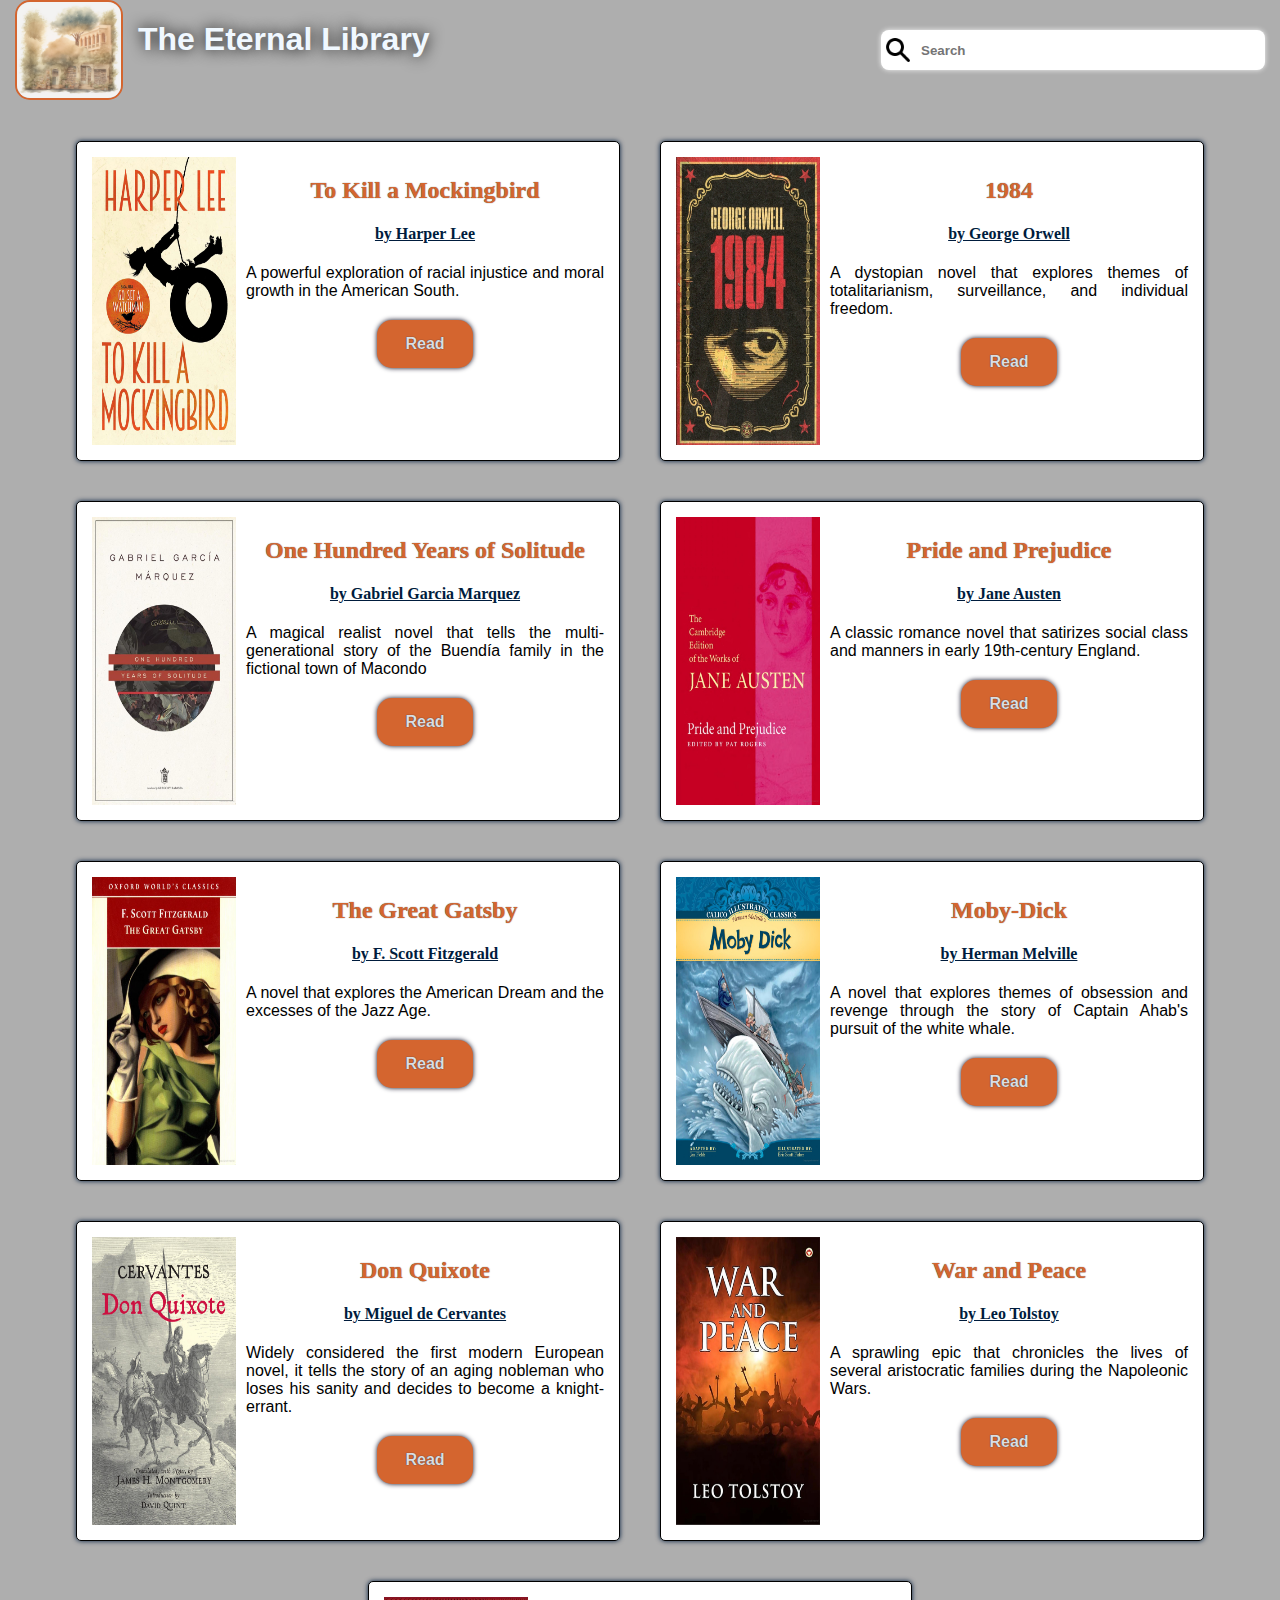
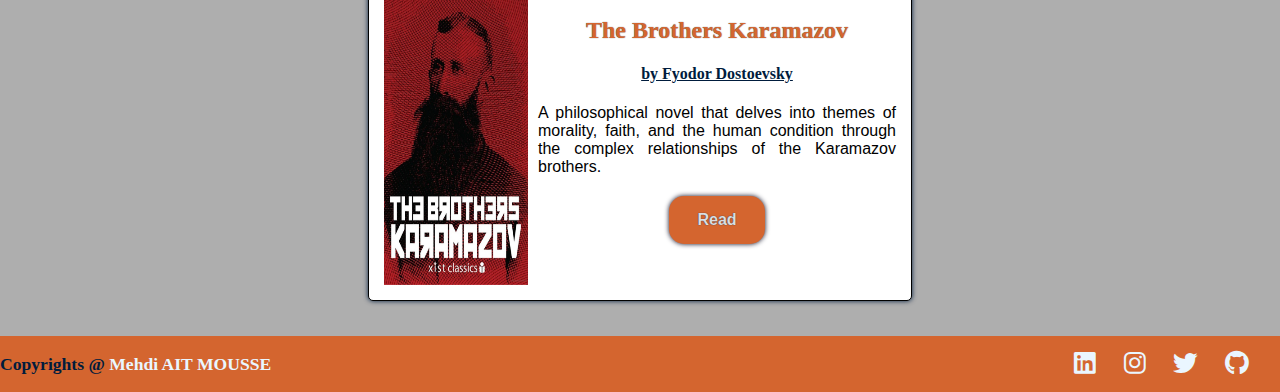
<file: index.html>
<!DOCTYPE html>
<html lang="en">
<head>
    <meta charset="UTF-8">
    <meta name="viewport" content="width=device-width, initial-scale=1.0">
    <title>The Eternal Library</title>
    <link rel="stylesheet" href="https://cdnjs.cloudflare.com/ajax/libs/font-awesome/6.4.0/css/all.min.css">
    <link rel="stylesheet" href="style.css">
</head>
<body>
    <header>

            <img src="img/logo1.png">
            <h1>The Eternal <span>Library</span></h1>

    </header>

    <nav>
        <img src="img/pngwing.com.png" alt="">
        <input placeholder="Search" type="search">
    </nav>
       
    <main>
        <section>
            <img src="img/To Kill a Mockingbird img.jpeg">
            <div class="data">
                <h2>To Kill a Mockingbird</h2>
                <h4>by Harper Lee</h4>
                <p>A powerful exploration of racial injustice and moral growth in the American South.</p>
                <div class="btn">
                    <a href="To-Kill-a-Mockingbird.html">Read</a>
                </div>
            </div>
        </section>

        <section>
            <img src="img/1984.jpg">
            <div class="data">
                <h2>1984</h2>
                <h4>by George Orwell</h4>
                <p>A dystopian novel that explores themes of totalitarianism, surveillance, and individual freedom.</p>
                <div class="btn">
                    <a href="1984.html">Read</a>
                </div>
            </div>
        </section>

        <section>
            <img src="img/One Hundred Years of Solitude.jpeg">
            <div class="data">
                <h2>One Hundred Years of Solitude</h2>
                <h4>by Gabriel Garcia Marquez</h4>
                <p>A magical realist novel that tells the multi-generational story of the Buendía family in the fictional town of Macondo</p>
                <div class="btn">
                    <a href="One-Hundred-Years-of-Solitude.html">Read</a>
                </div>
            </div>
        </section>

        <section>
            <img src="img/Pride and Prejudice.jpeg">
            <div class="data">
                <h2>Pride and Prejudice</h2>
                <h4>by Jane Austen</h4>
                <p>A classic romance novel that satirizes social class and manners in early 19th-century England.</p>
                <div class="btn">
                    <a href="Pride-and-Prejudice.html">Read</a>
                </div>
            </div>
        </section>

        <section>
            <img src="img/The Great Gatsby.jpeg">
            <div class="data">
                <h2>The Great Gatsby</h2>
                <h4>by F. Scott Fitzgerald</h4>
                <p>A novel that explores the American Dream and the excesses of the Jazz Age.</p>
                <div class="btn">
                    <a href="The-Great-Gatsby.html">Read</a>
                </div>
            </div>
        </section>

        <section>
            <img src="img/Moby-Dick.jpeg">
            <div class="data">
                <h2>Moby-Dick</h2>
                <h4>by Herman Melville</h4>
                <p>A novel that explores themes of obsession and revenge through the story of Captain Ahab's pursuit of the white whale.</p>
                <div class="btn">
                    <a href="Moby-Dick.html">Read</a>
                </div>
            </div>
        </section>

        <section>
            <img src="img/Don Quixote.jpeg">
            <div class="data">
                <h2>Don Quixote</h2>
                <h4>by Miguel de Cervantes</h4>
                <p>Widely considered the first modern European novel, it tells the story of an aging nobleman who loses his sanity and decides to become a knight-errant.</p>
                <div class="btn">
                    <a href="Don-Quixote.html">Read</a>
                </div>
            </div>
        </section>

        <section>
            <img src="img/War and Peace.jpeg">
            <div class="data">
                <h2>War and Peace</h2>
                <h4>by Leo Tolstoy</h4>
                <p>	A sprawling epic that chronicles the lives of several aristocratic families during the Napoleonic Wars.</p>
                <div class="btn">
                    <a href="War-and-Peace.html">Read</a>
                </div>
            </div>
        </section>

        <section>
            <img src="img/The Brothers Karamazov.jpeg">
            <div class="data"> 
                <h2>The Brothers Karamazov</h2>
                <h4>by Fyodor Dostoevsky</h4>
                <p> A philosophical novel that delves into themes of morality, faith, and the human condition through the complex relationships of the Karamazov brothers.</p>
                <div class="btn">
                    <a href="The-Brothers-Karamazov.html">Read</a>
                </div>
            </div>
        </section>

    </main>



    <footer class="footer">
        <p class="footer-title">Copyrights @ <span>Mehdi AIT MOUSSE</span></p>
        <div class="social-icon"> 
            <a href="https://linkedin.com/in/mehdi-ait-mousse-b32aa1283" target="_blank"><i class="fa-brands fa-linkedin"></i></a>
            <a href="https://instagram.com/a_m_mehdi_70?igshid=MzNlNGNkZWQ4Mg==" target="_blank"><i class="fa-brands fa-instagram"></i></a>
            <a href="https://twitter.com/Mehdi_A_M_70?t=oP3fhLoEy3mjDQLF8zskqA&s=08" target="_blank"><i class="fa-brands fa-twitter"></i></a>
            <a href="https://github.com/Mehdi-AIT-MOUSSE"><i class="fa-brands fa-github" target="_blank"></i></a>
        </div>

    </footer> 
</body>
</html>
</file>
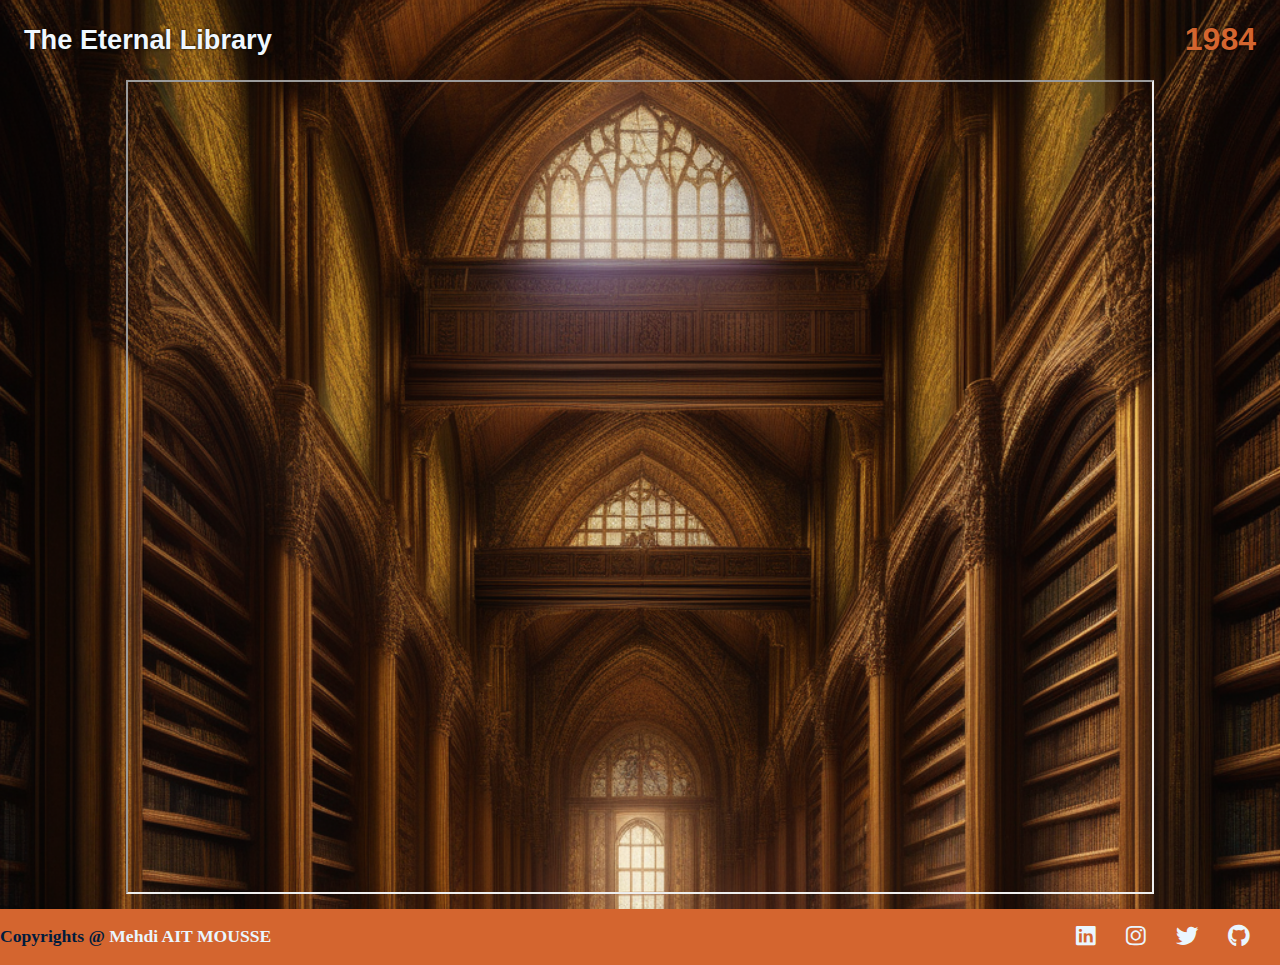
<file: 1984.html>
<!DOCTYPE html>
<html lang="en">
<head>
    <meta charset="UTF-8">
    <meta name="viewport" content="width=device-width, initial-scale=1.0">
    <title>1984</title>
    <link rel="stylesheet" href="https://cdnjs.cloudflare.com/ajax/libs/font-awesome/6.4.0/css/all.min.css">
    <link rel="stylesheet" href="Books-Style.css">
</head>
<body>
    <header>
        <a href="index.html">The Eternal <span>Library</span></a>
        <h1>1984</h1>
    </header>

    <section>
        <iframe src="https://books.google.co.ma/books?id=Q9lB2KU1rQ4C&newbks=0&lpg=PP1&dq=1984%20by%20George%20Orwell&pg=PA7&output=embed"></iframe>
    </section>

    <footer>
        <p>Copyrights @ <span>Mehdi AIT MOUSSE</span></p>
        <div class="social-icon"> 
            <a href="https://linkedin.com/in/mehdi-ait-mousse-b32aa1283" target="_blank"><i class="fa-brands fa-linkedin"></i></a>
            <a href="https://instagram.com/a_m_mehdi_70?igshid=MzNlNGNkZWQ4Mg==" target="_blank"><i class="fa-brands fa-instagram"></i></a>
            <a href="https://twitter.com/Mehdi_A_M_70?t=oP3fhLoEy3mjDQLF8zskqA&s=08" target="_blank"><i class="fa-brands fa-twitter"></i></a>
            <a href="https://github.com/Mehdi-AIT-MOUSSE"><i class="fa-brands fa-github" target="_blank"></i></a>
        </div>

    </footer>

</body>
</html>
</file>
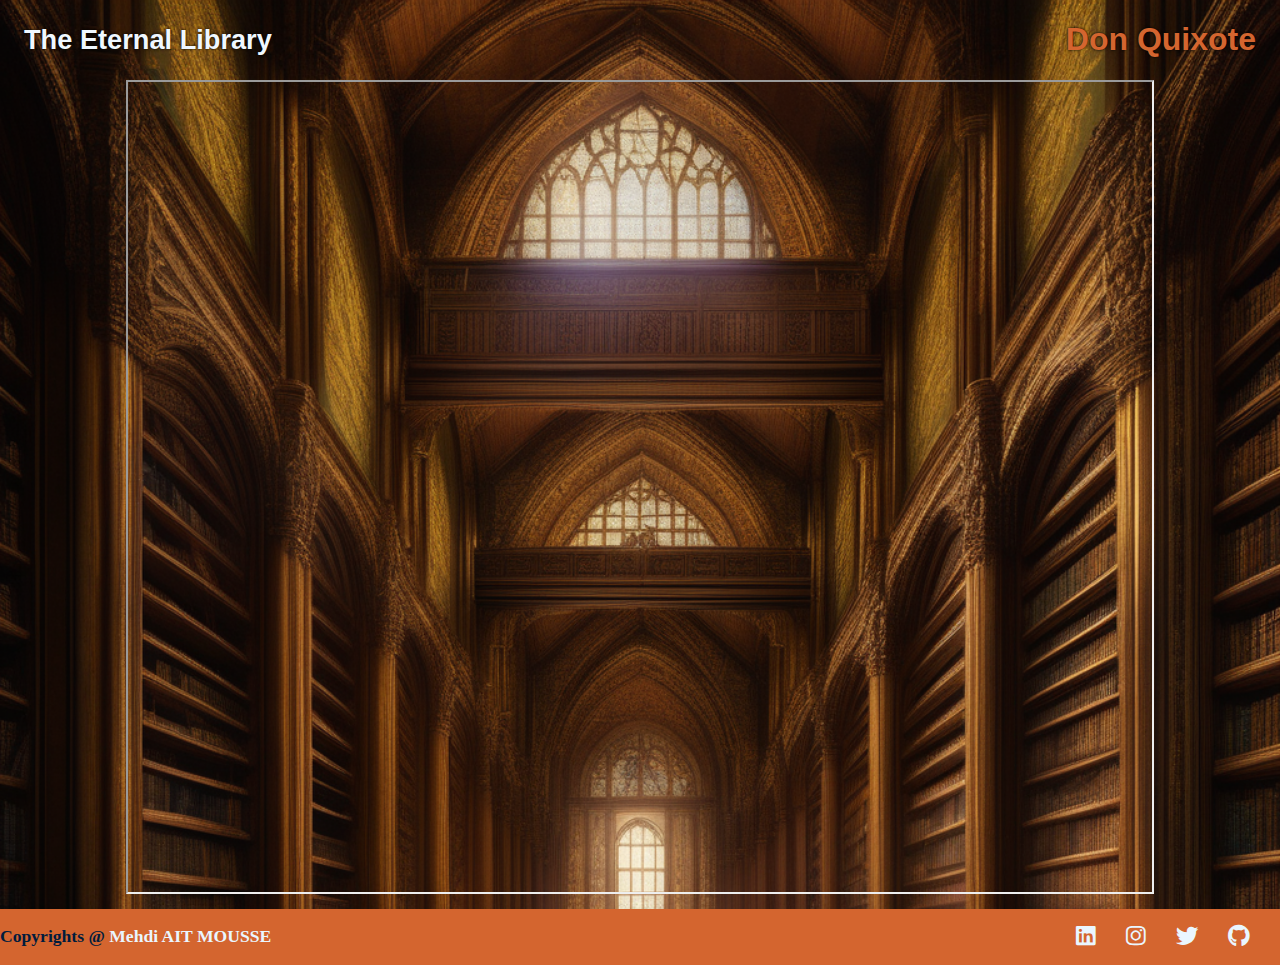
<file: Don-Quixote.html>
<!DOCTYPE html>
<html lang="en">
<head>
    <meta charset="UTF-8">
    <meta name="viewport" content="width=device-width, initial-scale=1.0">
    <title>Don Quixote</title>
    <link rel="stylesheet" href="https://cdnjs.cloudflare.com/ajax/libs/font-awesome/6.4.0/css/all.min.css">
    <link rel="stylesheet" href="Books-Style.css">
</head>
<body>
    <header>
        <a href="index.html">The Eternal <span>Library</span></a>
        <h1>Don Quixote</h1>
    </header>

    <section>
        <iframe src="https://books.google.co.ma/books?id=3qxaBAAAQBAJ&newbks=0&lpg=PP1&dq=Don%20Quixote&pg=PP1&output=embed"></iframe>
    </section>

    <footer>
        <p>Copyrights @ <span>Mehdi AIT MOUSSE</span></p>
        <div class="social-icon"> 
            <a href="https://linkedin.com/in/mehdi-ait-mousse-b32aa1283" target="_blank"><i class="fa-brands fa-linkedin"></i></a>
            <a href="https://instagram.com/a_m_mehdi_70?igshid=MzNlNGNkZWQ4Mg==" target="_blank"><i class="fa-brands fa-instagram"></i></a>
            <a href="https://twitter.com/Mehdi_A_M_70?t=oP3fhLoEy3mjDQLF8zskqA&s=08" target="_blank"><i class="fa-brands fa-twitter"></i></a>
            <a href="https://github.com/Mehdi-AIT-MOUSSE"><i class="fa-brands fa-github" target="_blank"></i></a>
        </div>

    </footer>

</body>
</html>
</file>
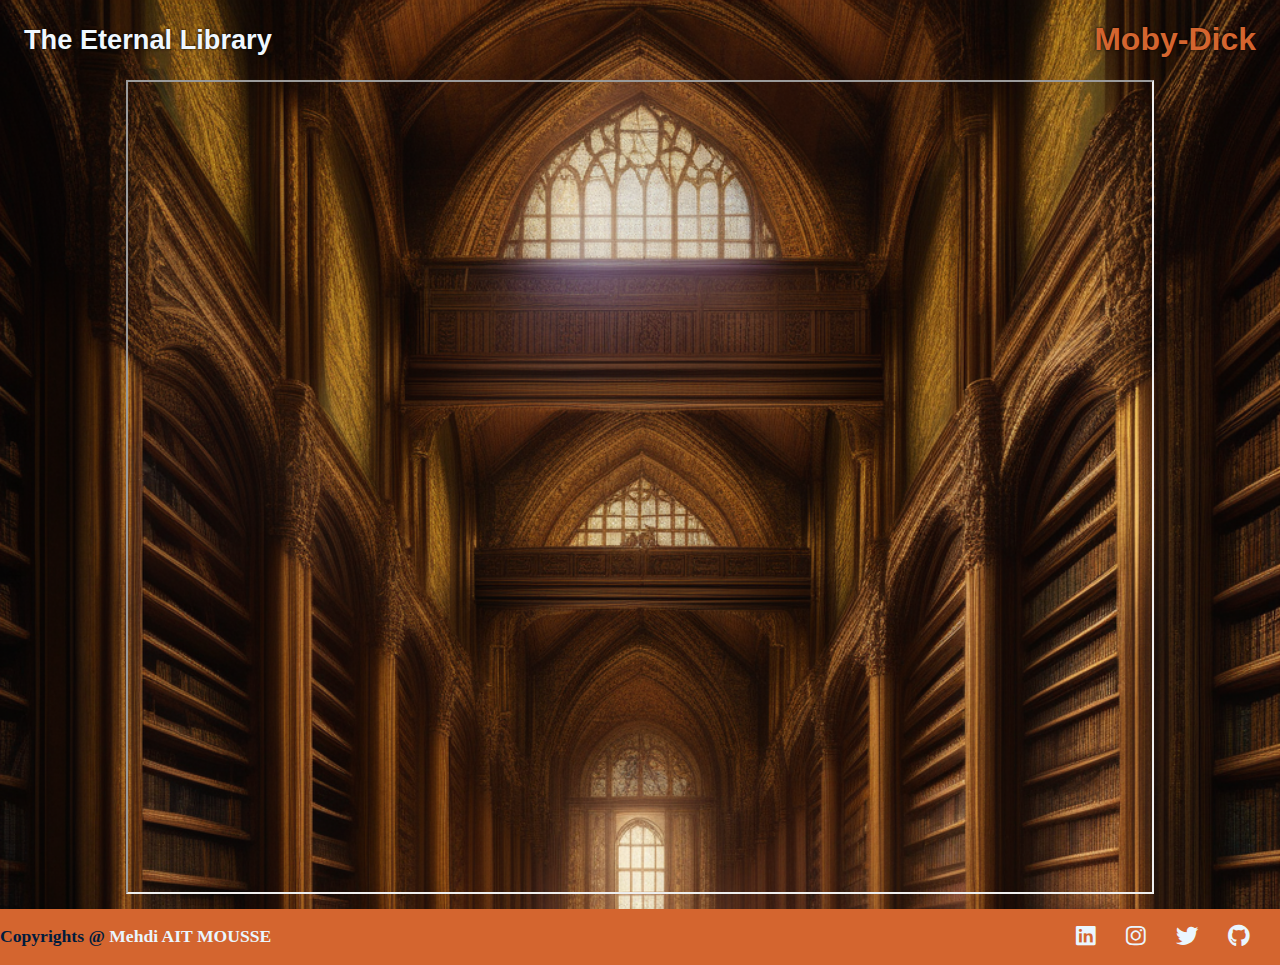
<file: Moby-Dick.html>
<!DOCTYPE html>
<html lang="en">
<head>
    <meta charset="UTF-8">
    <meta name="viewport" content="width=device-width, initial-scale=1.0">
    <title>Moby-Dick</title>
    <link rel="stylesheet" href="https://cdnjs.cloudflare.com/ajax/libs/font-awesome/6.4.0/css/all.min.css">
    <link rel="stylesheet" href="Books-Style.css">
</head>
<body>
    <header>
        <a href="index.html">The Eternal <span>Library</span></a>
        <h1>Moby-Dick</h1>
    </header>

    <section>
        <iframe src="https://books.google.co.ma/books?id=EIN6AgAAQBAJ&newbks=0&lpg=PP1&dq=Moby-Dick&pg=PA10&output=embed"></iframe>
    </section>

    <footer>
        <p>Copyrights @ <span>Mehdi AIT MOUSSE</span></p>
        <div class="social-icon"> 
            <a href="https://linkedin.com/in/mehdi-ait-mousse-b32aa1283" target="_blank"><i class="fa-brands fa-linkedin"></i></a>
            <a href="https://instagram.com/a_m_mehdi_70?igshid=MzNlNGNkZWQ4Mg==" target="_blank"><i class="fa-brands fa-instagram"></i></a>
            <a href="https://twitter.com/Mehdi_A_M_70?t=oP3fhLoEy3mjDQLF8zskqA&s=08" target="_blank"><i class="fa-brands fa-twitter"></i></a>
            <a href="https://github.com/Mehdi-AIT-MOUSSE"><i class="fa-brands fa-github" target="_blank"></i></a>
        </div>

    </footer>

</body>
</html>
</file>
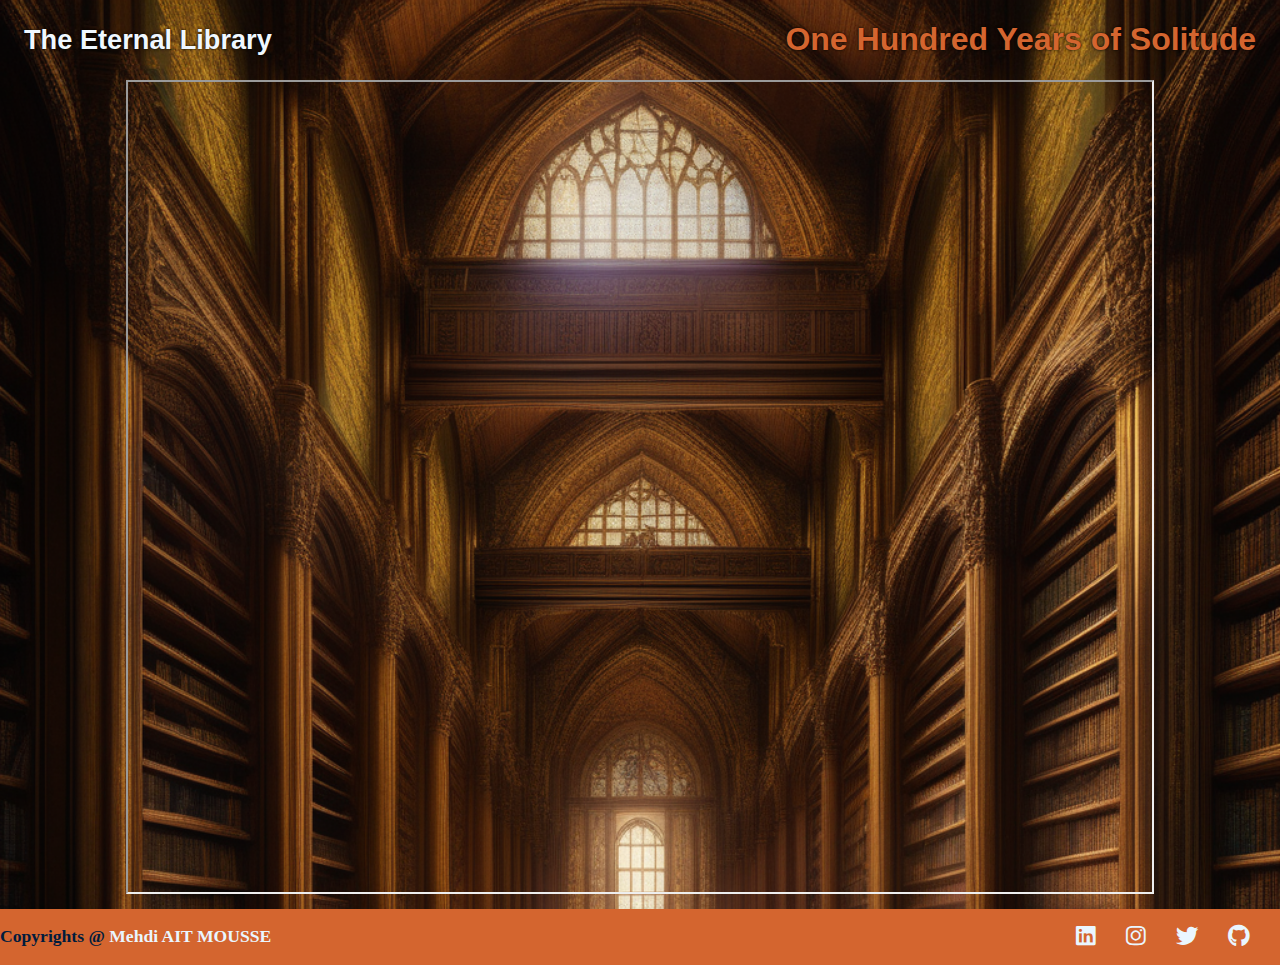
<file: One-Hundred-Years-of-Solitude.html>
<!DOCTYPE html>
<html lang="en">
<head>
    <meta charset="UTF-8">
    <meta name="viewport" content="width=device-width, initial-scale=1.0">
    <title>One Hundred Years of Solitude</title>
    <link rel="stylesheet" href="https://cdnjs.cloudflare.com/ajax/libs/font-awesome/6.4.0/css/all.min.css">
    <link rel="stylesheet" href="Books-Style.css">
</head>
<body>
    <header>
        <a href="index.html">The Eternal <span>Library</span></a>
        <h1>One Hundred Years of Solitude</h1>
    </header>

    <section>
        <iframe src="https://books.google.co.ma/books?id=AfB8EAAAQBAJ&newbks=0&lpg=PP1&dq=One%20Hundred%20Years%20of%20Solitude&pg=PT8&output=embed" ></iframe>
    </section>

    <footer>
        <p>Copyrights @ <span>Mehdi AIT MOUSSE</span></p>
        <div class="social-icon"> 
            <a href="https://linkedin.com/in/mehdi-ait-mousse-b32aa1283" target="_blank"><i class="fa-brands fa-linkedin"></i></a>
            <a href="https://instagram.com/a_m_mehdi_70?igshid=MzNlNGNkZWQ4Mg==" target="_blank"><i class="fa-brands fa-instagram"></i></a>
            <a href="https://twitter.com/Mehdi_A_M_70?t=oP3fhLoEy3mjDQLF8zskqA&s=08" target="_blank"><i class="fa-brands fa-twitter"></i></a>
            <a href="https://github.com/Mehdi-AIT-MOUSSE"><i class="fa-brands fa-github" target="_blank"></i></a>
        </div>

    </footer>

</body>
</html>
</file>
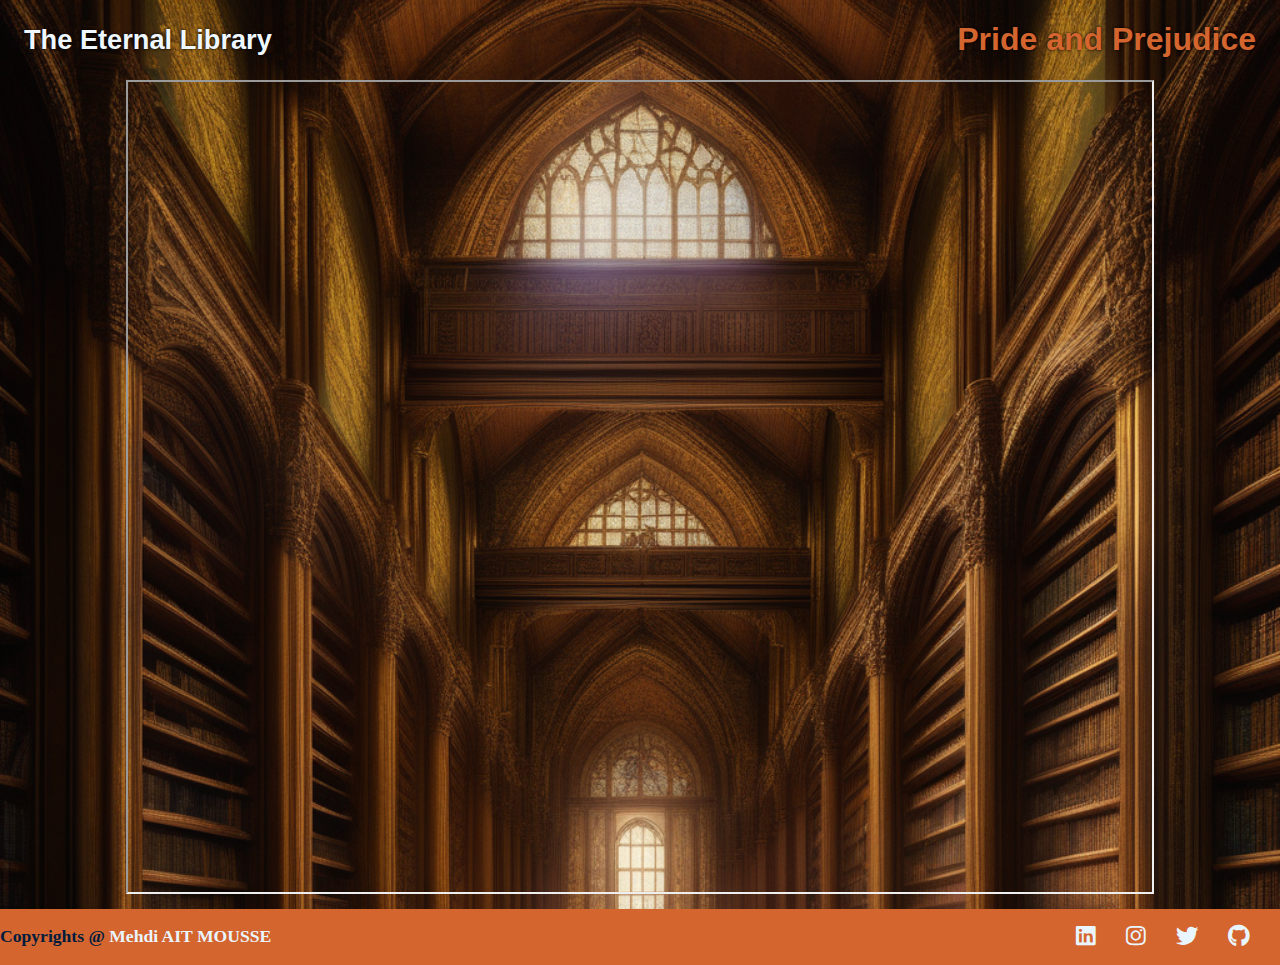
<file: Pride-and-Prejudice.html>
<!DOCTYPE html>
<html lang="en">
<head>
    <meta charset="UTF-8">
    <meta name="viewport" content="width=device-width, initial-scale=1.0">
    <title>Pride and Prejudice</title>
    <link rel="stylesheet" href="https://cdnjs.cloudflare.com/ajax/libs/font-awesome/6.4.0/css/all.min.css">
    <link rel="stylesheet" href="Books-Style.css">
</head>
<body>
    <header>
        <a href="index.html">The Eternal <span>Library</span></a>
        <h1>Pride and Prejudice</h1>
    </header>

    <section>
        <iframe src="https://books.google.co.ma/books?id=yxIHAemJKM4C&newbks=0&lpg=PA2&dq=Pride%20and%20Prejudice&pg=PA4&output=embed"></iframe>
    </section>

    <footer>
        <p>Copyrights @ <span>Mehdi AIT MOUSSE</span></p>
        <div class="social-icon"> 
            <a href="https://linkedin.com/in/mehdi-ait-mousse-b32aa1283" target="_blank"><i class="fa-brands fa-linkedin"></i></a>
            <a href="https://instagram.com/a_m_mehdi_70?igshid=MzNlNGNkZWQ4Mg==" target="_blank"><i class="fa-brands fa-instagram"></i></a>
            <a href="https://twitter.com/Mehdi_A_M_70?t=oP3fhLoEy3mjDQLF8zskqA&s=08" target="_blank"><i class="fa-brands fa-twitter"></i></a>
            <a href="https://github.com/Mehdi-AIT-MOUSSE"><i class="fa-brands fa-github" target="_blank"></i></a>
        </div>

    </footer>

</body>
</html>
</file>
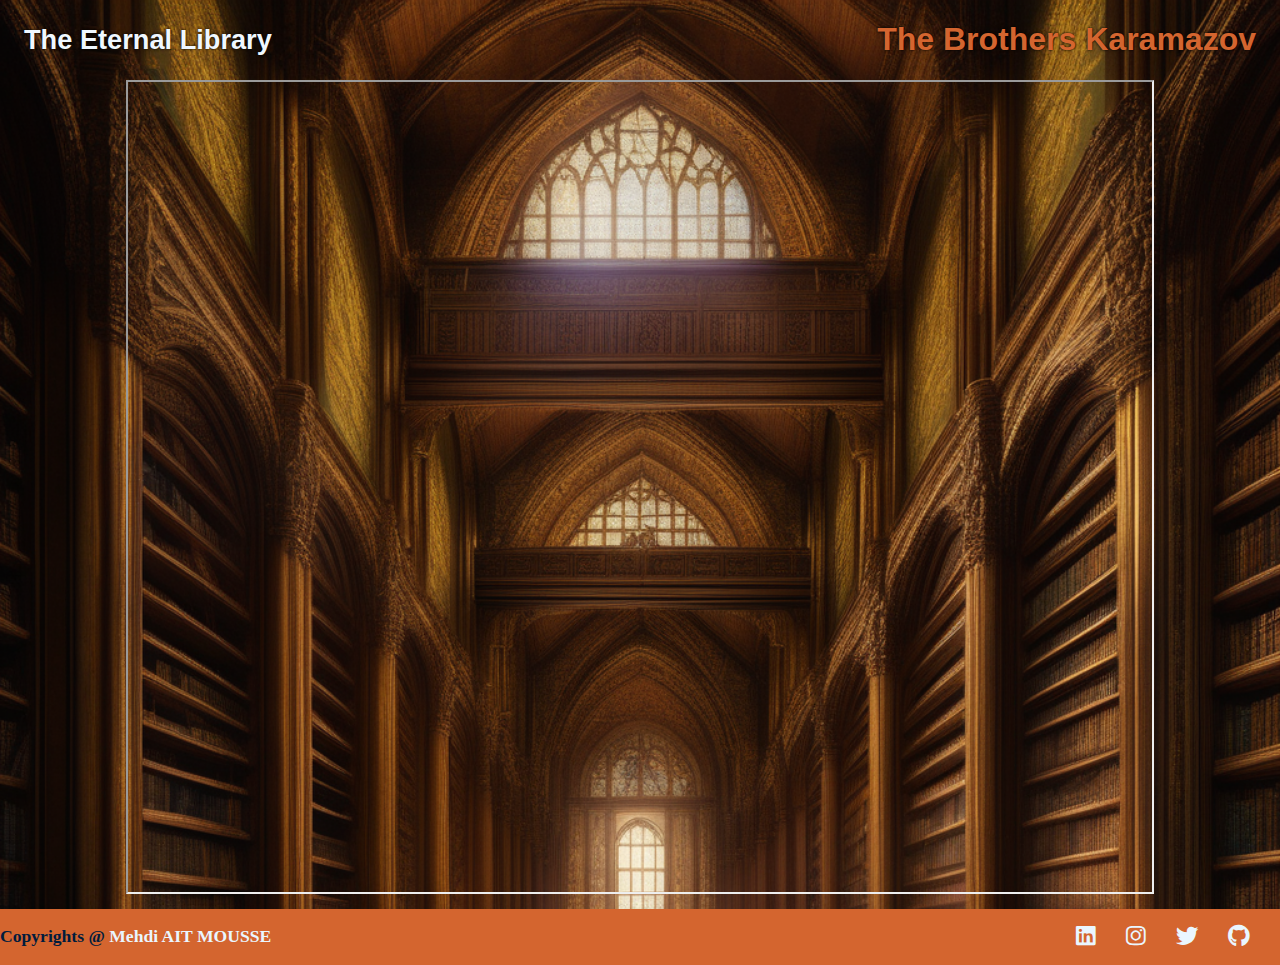
<file: The-Brothers-Karamazov.html>
<!DOCTYPE html>
<html lang="en">
<head>
    <meta charset="UTF-8">
    <meta name="viewport" content="width=device-width, initial-scale=1.0">
    <title>The Brothers Karamazov</title>
    <link rel="stylesheet" href="https://cdnjs.cloudflare.com/ajax/libs/font-awesome/6.4.0/css/all.min.css">
    <link rel="stylesheet" href="Books-Style.css">
</head>
<body>
    <header>
        <a href="index.html">The Eternal <span>Library</span></a>
        <h1>The Brothers Karamazov</h1>
    </header>

    <section>
        <iframe src="https://books.google.co.ma/books?id=FdfFCwAAQBAJ&newbks=0&lpg=PP1&dq=The%20Brothers%20Karamazov&pg=PT12&output=embed"></iframe>
    </section>

    <footer>
        <p>Copyrights @ <span>Mehdi AIT MOUSSE</span></p>
        <div class="social-icon"> 
            <a href="https://linkedin.com/in/mehdi-ait-mousse-b32aa1283" target="_blank"><i class="fa-brands fa-linkedin"></i></a>
            <a href="https://instagram.com/a_m_mehdi_70?igshid=MzNlNGNkZWQ4Mg==" target="_blank"><i class="fa-brands fa-instagram"></i></a>
            <a href="https://twitter.com/Mehdi_A_M_70?t=oP3fhLoEy3mjDQLF8zskqA&s=08" target="_blank"><i class="fa-brands fa-twitter"></i></a>
            <a href="https://github.com/Mehdi-AIT-MOUSSE"><i class="fa-brands fa-github" target="_blank"></i></a>
        </div>

    </footer>

</body>
</html>
</file>
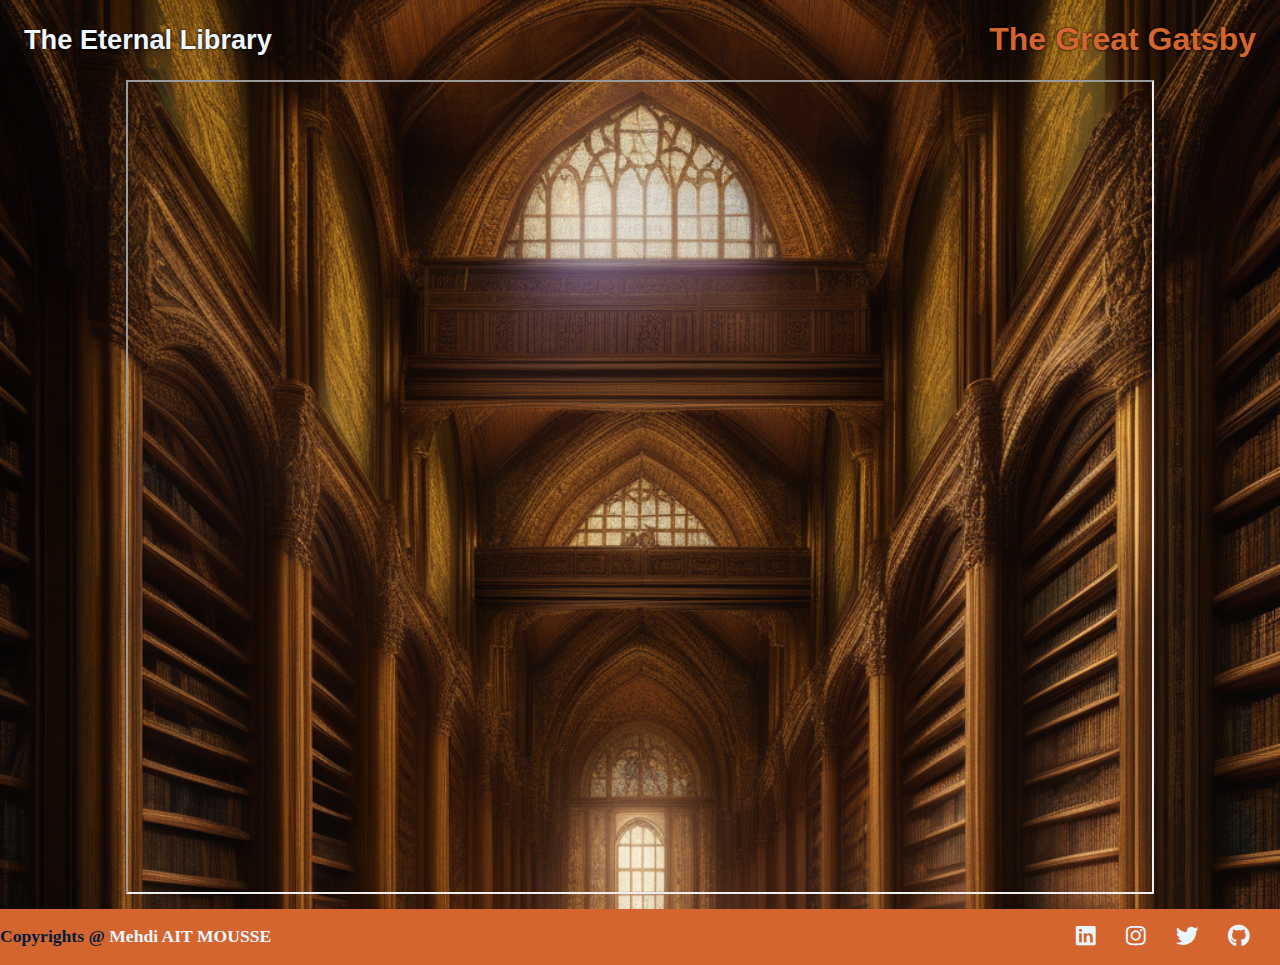
<file: The-Great-Gatsby.html>
<!DOCTYPE html>
<html lang="en">
<head>
    <meta charset="UTF-8">
    <meta name="viewport" content="width=device-width, initial-scale=1.0">
    <title>The Great Gatsby</title>
    <link rel="stylesheet" href="https://cdnjs.cloudflare.com/ajax/libs/font-awesome/6.4.0/css/all.min.css">
    <link rel="stylesheet" href="Books-Style.css">
</head>
<body>
    <header>
        <a href="index.html">The Eternal <span>Library</span></a>
        <h1>The Great Gatsby</h1>
    </header>

    <section>
        <iframe src="https://books.google.co.ma/books?id=Lr0UDAAAQBAJ&newbks=0&lpg=PP1&pg=PP1&output=embed"></iframe>
    </section>

    <footer>
        <p>Copyrights @ <span>Mehdi AIT MOUSSE</span></p>
        <div class="social-icon"> 
            <a href="https://linkedin.com/in/mehdi-ait-mousse-b32aa1283" target="_blank"><i class="fa-brands fa-linkedin"></i></a>
            <a href="https://instagram.com/a_m_mehdi_70?igshid=MzNlNGNkZWQ4Mg==" target="_blank"><i class="fa-brands fa-instagram"></i></a>
            <a href="https://twitter.com/Mehdi_A_M_70?t=oP3fhLoEy3mjDQLF8zskqA&s=08" target="_blank"><i class="fa-brands fa-twitter"></i></a>
            <a href="https://github.com/Mehdi-AIT-MOUSSE"><i class="fa-brands fa-github" target="_blank"></i></a>
        </div>

    </footer>

</body>
</html>
</file>
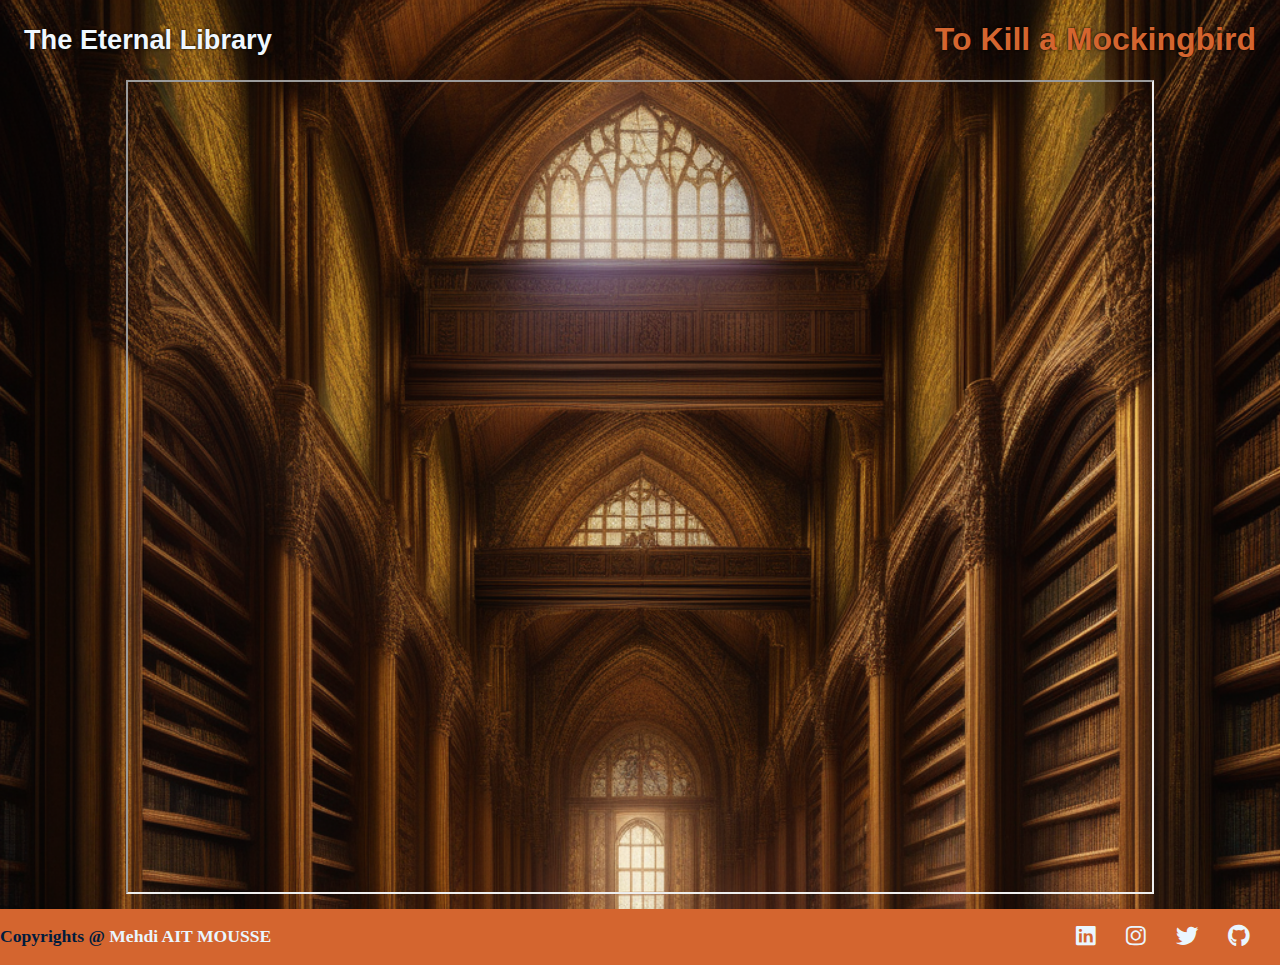
<file: To-Kill-a-Mockingbird.html>
<!DOCTYPE html>
<html lang="en">
<head>
    <meta charset="UTF-8">
    <meta name="viewport" content="width=device-width, initial-scale=1.0">
    <title>To Kill a Mockingbird</title>
    <link rel="stylesheet" href="https://cdnjs.cloudflare.com/ajax/libs/font-awesome/6.4.0/css/all.min.css">
    <link rel="stylesheet" href="Books-Style.css">
</head>
<body>
    <header>
        <a href="index.html">The Eternal <span>Library</span></a>
        <h1>To Kill a Mockingbird</h1>
    </header>

    <section>
        <iframe src="https://books.google.co.ma/books?id=_LyTCgAAQBAJ&newbks=0&lpg=PP1&pg=PA111&output=embed"></iframe>
    </section>

    <footer>
        <p>Copyrights @ <span>Mehdi AIT MOUSSE</span></p>
        <div class="social-icon"> 
            <a href="https://linkedin.com/in/mehdi-ait-mousse-b32aa1283" target="_blank"><i class="fa-brands fa-linkedin"></i></a>
            <a href="https://instagram.com/a_m_mehdi_70?igshid=MzNlNGNkZWQ4Mg==" target="_blank"><i class="fa-brands fa-instagram"></i></a>
            <a href="https://twitter.com/Mehdi_A_M_70?t=oP3fhLoEy3mjDQLF8zskqA&s=08" target="_blank"><i class="fa-brands fa-twitter"></i></a>
            <a href="https://github.com/Mehdi-AIT-MOUSSE"><i class="fa-brands fa-github" target="_blank"></i></a>
        </div>

    </footer>

</body>
</html>
</file>
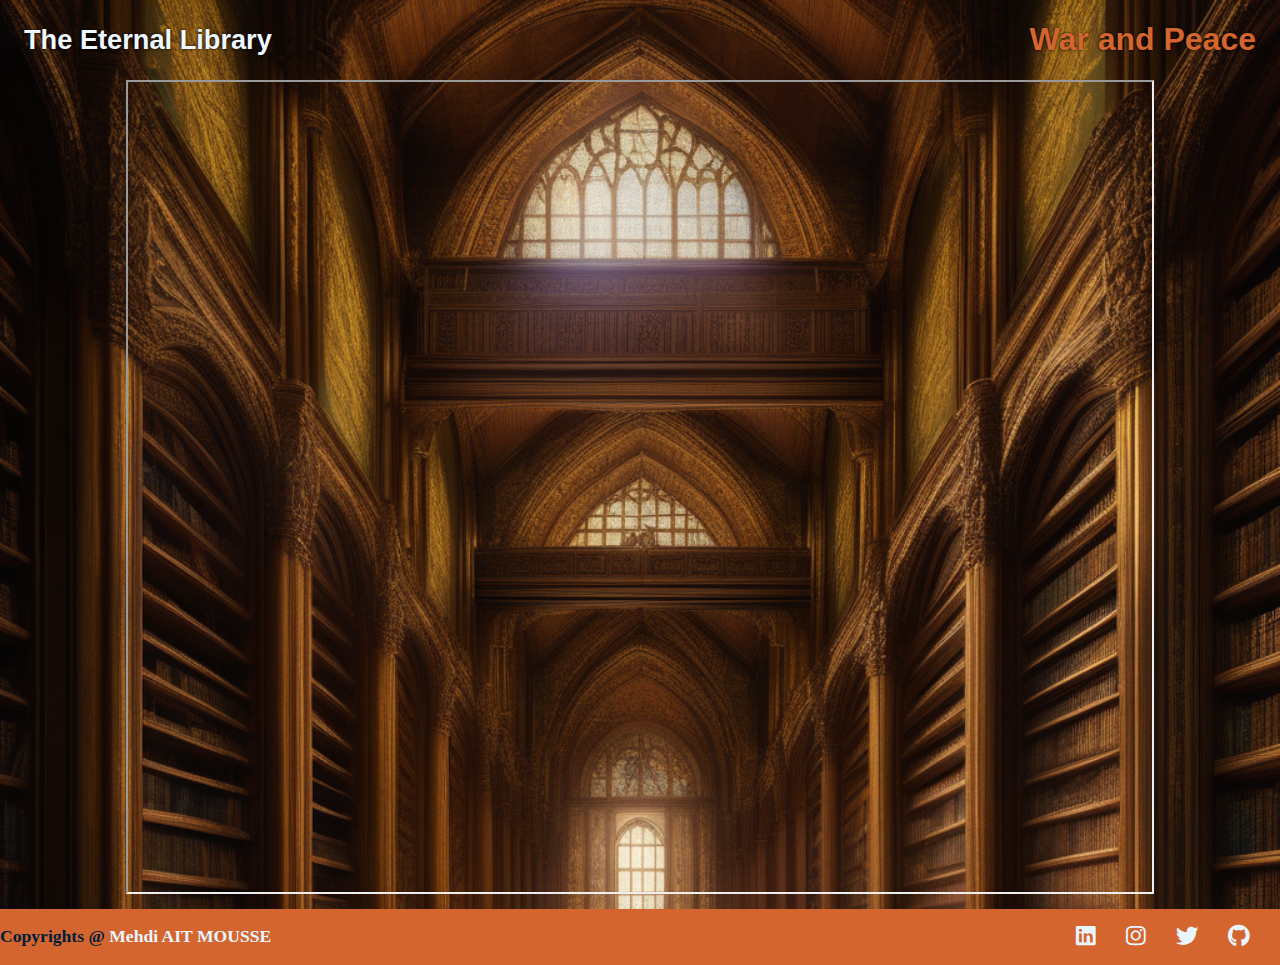
<file: War-and-Peace.html>
<!DOCTYPE html>
<html lang="en">
<head>
    <meta charset="UTF-8">
    <meta name="viewport" content="width=device-width, initial-scale=1.0">
    <title>War and Peace</title>
    <link rel="stylesheet" href="https://cdnjs.cloudflare.com/ajax/libs/font-awesome/6.4.0/css/all.min.css">
    <link rel="stylesheet" href="Books-Style.css">
</head>
<body>
    <header>
        <a href="index.html">The Eternal <span>Library</span></a>
        <h1>War and Peace</h1>
    </header>

    <section>
        <iframe src="https://books.google.co.ma/books?id=gD9AEAAAQBAJ&newbks=0&lpg=PP1&dq=War%20and%20Peace&pg=PP1&output=embed"></iframe>
    </section>

    <footer>
        <p>Copyrights @ <span>Mehdi AIT MOUSSE</span></p>
        <div class="social-icon"> 
            <a href="https://linkedin.com/in/mehdi-ait-mousse-b32aa1283" target="_blank"><i class="fa-brands fa-linkedin"></i></a>
            <a href="https://instagram.com/a_m_mehdi_70?igshid=MzNlNGNkZWQ4Mg==" target="_blank"><i class="fa-brands fa-instagram"></i></a>
            <a href="https://twitter.com/Mehdi_A_M_70?t=oP3fhLoEy3mjDQLF8zskqA&s=08" target="_blank"><i class="fa-brands fa-twitter"></i></a>
            <a href="https://github.com/Mehdi-AIT-MOUSSE"><i class="fa-brands fa-github" target="_blank"></i></a>
        </div>

    </footer>

</body>
</html>
</file>
<file: style.css>
body{
    margin: 0;
    height: 100vh;
    background-color: #aeaeae;
}





header{
    margin-left: 15px;
    width: 70%;
    height: 6em;
    display: flex;
}

header img{
    width: 6.5em;
    height: 6em;
    border-radius: 15px ;
    border: 2px solid #d4652f;

} 

header h1{
    margin-left: 15px;
    color: aliceblue;
    font-weight: 900;
    font-family:Verdana, Geneva, Tahoma, sans-serif ;
    text-shadow: 0 0 15px black ;
}





nav{
    position: absolute;
    right:15px;
    top: 30px;
    width: 30%;
    height: 3em;
    
}

nav input{
    width: 100%;
    height: 3em;
    border: none;
    box-shadow: 0 0 5px whitesmoke;
    border-radius: 5px;
    font-weight: 700;
    font-family:'Segoe UI', Tahoma, Geneva, Verdana, sans-serif;
    
    padding: 0 1rem;
    padding-left: 2.5rem;
    border-radius: 8px;
    outline: none;

}

nav img{
    width: 1.5em;
    height: 1.5em;

    position: absolute;
    top:0.5rem;
    left: 0.3rem;
}

nav input:hover,nav input:focus{
    background-color: #e4e4e4;
    border:2px solid #d4652f;
}





main{
    display: flex;
    flex-wrap: wrap;
    justify-content: center;
    align-items: center;
    margin-top: 25px;
}

section{
    background-color: #ffffff;
    width: 40%;
    height: 18em;
    border: 1px solid black;
    margin: 20px;
    display: flex;
    padding: 15px;
    border-radius: 5px;
    box-shadow:0 0 5px #001c3d;
    transition: 0.9s ease;
}

section:hover{
    transform: scale(1.1);
    border: #d4652f 2px solid;
    box-shadow:0 0 5px #ffffff;
}

section img{
    width: 9em;
    
}

.data{
    margin-left:10px;
}

.data p{
    text-align: justify;
    margin-bottom: 20px;
    font-family:Arial, Helvetica, sans-serif;
}

.data h2{
    color: #d4652f;
    text-align: center;
    text-shadow:0 0 1px rgb(76, 75, 75);

}

.data h4{
    color: #001c3d;
    text-decoration: underline;
    text-align: center;

}

.data a{
    width: 100%;
    height: 100%;
  
    display: flex;
    align-items: center;
    justify-content: center;
    text-decoration: none;
    font-family:'Segoe UI', Tahoma, Geneva, Verdana, sans-serif;
    color: #f8f8f8e0;
    font-weight: 900;
    text-shadow:0 0 1px #001c3d;
    

}

.data a:hover{
    text-shadow:0 0 10px #ffffff;
}

.btn{
    margin: auto;
    margin-top:5px ;
    width: 6em;
    height: 3em;
    background-color: #d4652f;
    
    border-radius: 15px;

    display: flex;
    justify-content: center;
    align-items: center;
    transition: 0.7s ease;
    box-shadow:0 0 5px #0d0c22;
}



.btn:hover{
    background-color: #9e9ea7;
    border:2px solid #d4652f;
    transform: scale(1.1);

}





footer{
    margin-top:15px ;
    background-color: #d4652f;
    color: #001c3d;
    display: flex;
    justify-content: space-between;
}

.footer-title{
    font-size: 1.1em;
    font-weight: 600;
}

.footer-title span{
    color: #EAF6FF;
}

.social-icon{
    display: flex;
    align-items: center;
    justify-content: end;
}

.social-icon a{
    color: #EAF6FF;
    font-size: 1.4em;
    padding-right: 30px;
    transform: scale(1.1);
}

.social-icon a:hover{
    text-shadow: 0 0 20px rgb(250, 250, 197);
}

@media all and (min-width:560px) and (max-width:800px){

    header h1{
        font-size: 1.6em;
        display: flex;
        justify-content: center;
        align-items: center;
        flex-direction: column;
    }

    section{
        width: 80%;
        height: auto;
    }

    section img{
        width: 13em;
        height: auto;
    }
    .data{
        display: flex;
        flex-direction: column;
        align-items: center;
    }

    .data p{
        text-align: center;
    }




}
   
   
   

@media all and (max-width:560px){
    

    header{
        width: 100%;
        justify-content: center;
        margin: 5px 0;
    }

    header h1{
        font-size: 1.6em;
        display: flex;
        justify-content: center;
        align-items: center;
        flex-direction: column;
    }

    header img{
        width: 6em;
        height: 5.5em;
    } 





    nav{
        position: static;
        width: 80%;
        margin:auto;
    }
    
    
    nav img{
        position: absolute;
        top:7.1em;
        left:2.8em;
    }



  
    
    section{
        width: 70%;
        height: auto;
        flex-direction: column;
        justify-content: center;
        align-items: center;
    }

    section:hover{
        transform: none;
    }

    section img{
        width: 90%;
    }

    .btn:hover{
        background-color: #d4652f;
        border:0px solid #d4652f;
        transform: none;
    }


    
    
    .data{
       margin: 0;
    }
    
    .data p{
        text-align: center;
    }

    .social-icon{
        flex-wrap: wrap;
        
    }

    .social-icon a{
        width: 20%;
    }


}
</file>
<file: Books-Style.css>
body{
    background-image: url(img/background2.png);
    background-size:cover;
    background-repeat:no-repeat;
    margin: 0;
    height: 100vh;
    background-color: rgb(14, 13, 13)
}

header{
    padding: 0 1.5em;
    display: flex;
    justify-content: space-between;
    align-items: center;
    text-shadow: 0 0  3px black ;
    font-family:Verdana, Geneva, Tahoma, sans-serif ;
    font-weight: 900;
    text-align: center;
}

header a{
    color: aliceblue;
    text-decoration: none;
    font-size: 1.7rem;
}

header h1{
    color: #d4652f;
    text-decoration: none;
}


header a:hover{
    text-decoration: underline;
    text-shadow: 0 0 20px yellow;

}









section{
    display: flex;
    justify-content: center;
    align-items: center;
}

iframe{
    width: 80%;
    height: 90vh;
}


footer{
    margin-top:15px ;
    background-color: #d4652f;
    color: #001c3d;
    
    display: flex;
    justify-content: space-between;
}

footer p{
    font-size: 1.1em;
    font-weight: 600;
}

footer p span{
    color: #EAF6FF;
}

.social-icon{
    display: flex;
    align-items: center;
    justify-content: end;
}

.social-icon a{
    color: #EAF6FF;
    font-size: 1.4em;
    padding-right: 30px;
}

.social-icon a:hover{
    text-shadow: 0 0 20px yellow;
}







@media all and (min-width: 560px) and (max-width: 800px) {


    header{
        padding: 0 1.5em;
        display: flex;
        justify-content: space-between;
        align-items: center;
    
        text-shadow: 0 0  3px black ;
        font-family:Verdana, Geneva, Tahoma, sans-serif ;
        font-weight: 900;
    }
    
    header a{
        font-size: 1.5rem;
    }
    
    header h1{
        font-size: 1.6rem;
    }
    





}

@media all and (max-width: 560px) {


    header {
        padding-top: 0.7em;
        flex-direction: column;
        align-items: center;
        text-align: center;

    }

    header a{
        font-size: 1.5rem;
    }


    iframe {
        width: 90%;
    }

    .social-icon{
        flex-wrap: wrap;
        
    }

    .social-icon a{
        width: 20%;
        
    }

}
</file>
